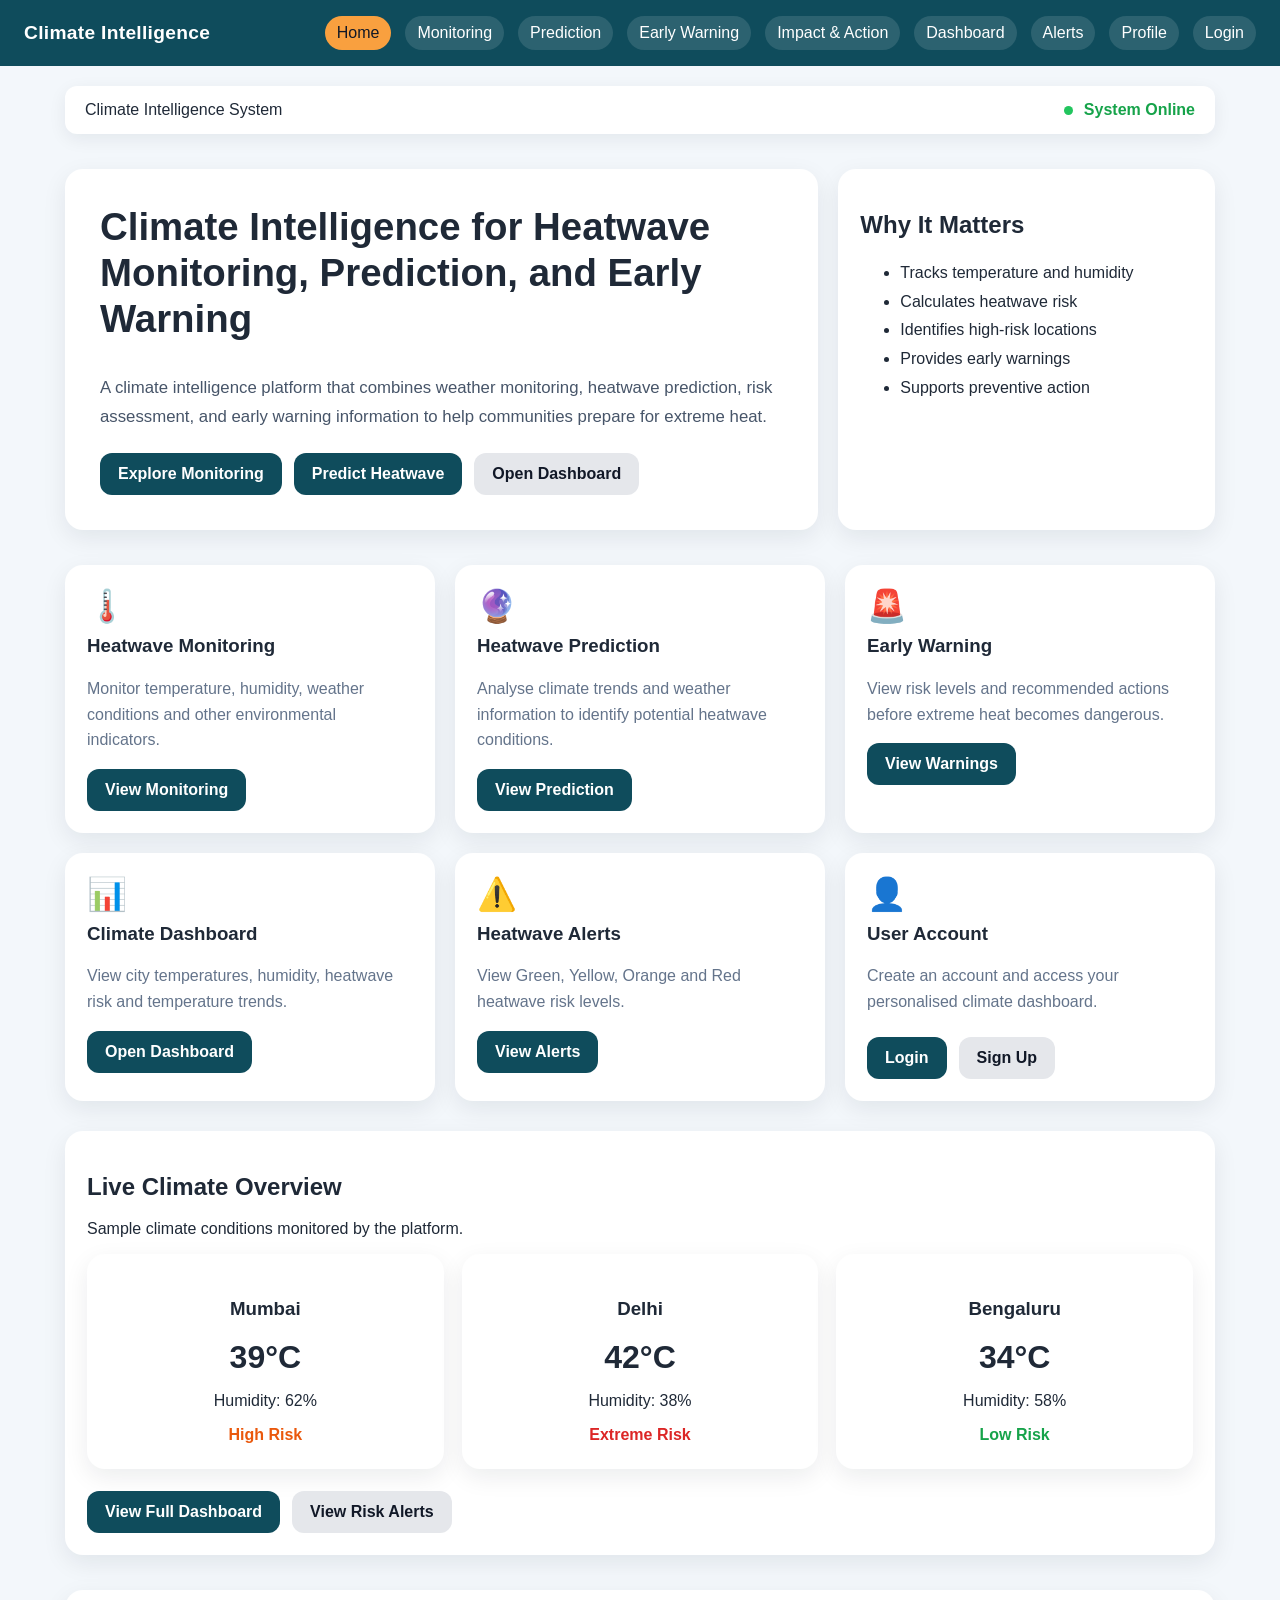
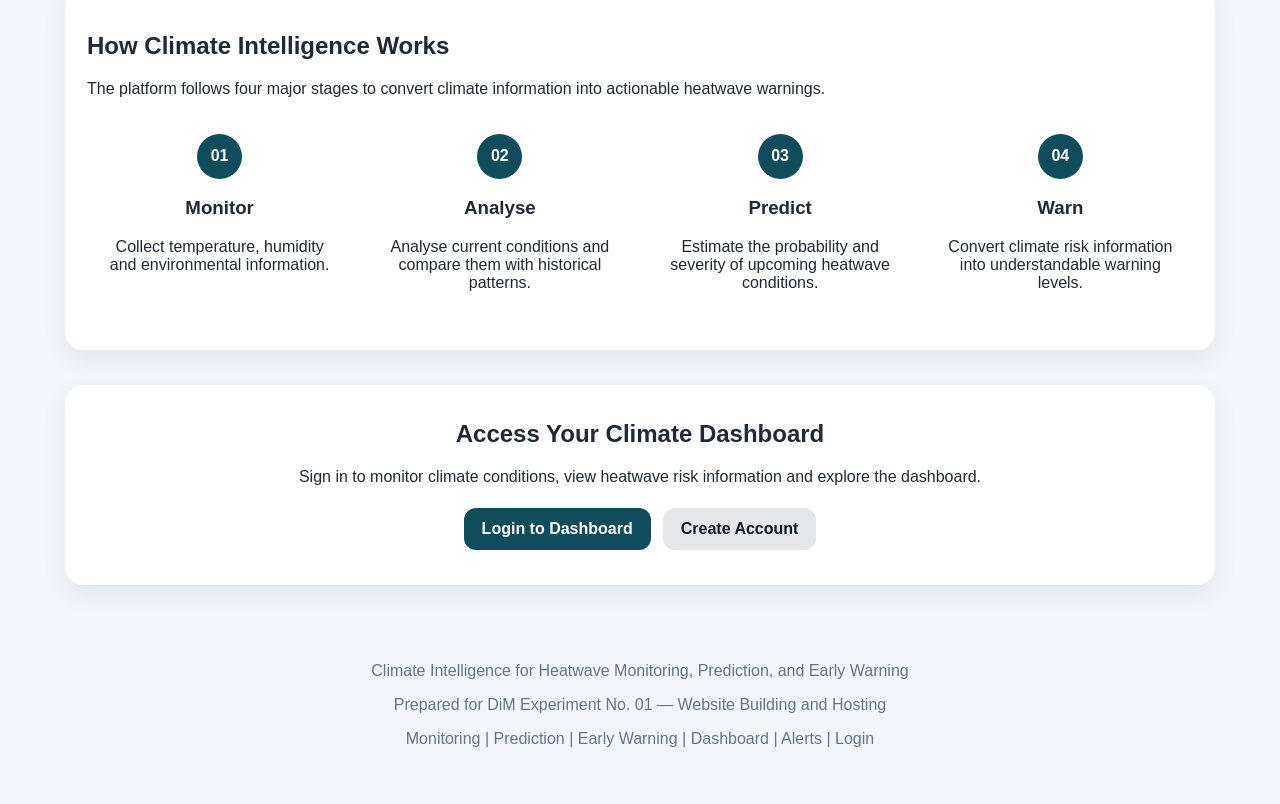
<file: index.html>
<!doctype html>
<html lang="en">
<head>
  <!-- Google tag (gtag.js) -->
<script async src="https://www.googletagmanager.com/gtag/js?id=G-NWBXJ9DFQB"></script>
<script>
  window.dataLayer = window.dataLayer || [];
  function gtag(){dataLayer.push(arguments);}
  gtag('js', new Date());

  gtag('config', 'G-NWBXJ9DFQB');
</script>
  <meta charset="utf-8" />
  <meta name="viewport" content="width=device-width, initial-scale=1" />

  <title>Climate Intelligence | Heatwave Monitoring & Early Warning</title>

  <link rel="stylesheet" href="style.css" />

  <style>
    /* ===== Additional styling for the enhanced homepage ===== */

    .hero {
      display: grid;
      grid-template-columns: 2fr 1fr;
      gap: 20px;
      width: min(1150px, 92vw);
      margin: 35px auto;
    }

    .hero-card {
      padding: 35px;
    }

    .hero-card h1 {
      font-size: 2.4rem;
      line-height: 1.2;
      margin-top: 0;
    }

    .hero-card p {
      font-size: 1.05rem;
      line-height: 1.7;
      color: #475569;
    }

    .cta-row {
      display: flex;
      flex-wrap: wrap;
      gap: 12px;
      margin-top: 22px;
    }

    .feature-grid {
      width: min(1150px, 92vw);
      margin: 25px auto;
      display: grid;
      grid-template-columns: repeat(3, 1fr);
      gap: 20px;
    }

    .feature-card {
      transition: transform 0.2s ease, box-shadow 0.2s ease;
    }

    .feature-card:hover {
      transform: translateY(-4px);
      box-shadow: 0 12px 30px rgba(15, 23, 42, 0.12);
    }

    .feature-card h3 {
      margin-top: 0;
    }

    .feature-card p {
      line-height: 1.6;
      color: #64748b;
    }

    .feature-icon {
      font-size: 2rem;
      margin-bottom: 10px;
    }

    .dashboard-section {
      width: min(1150px, 92vw);
      margin: 30px auto;
    }

    .dashboard-preview {
      display: grid;
      grid-template-columns: repeat(3, 1fr);
      gap: 18px;
    }

    .stat-card {
      text-align: center;
      padding: 25px;
    }

    .stat-card .number {
      font-size: 2rem;
      font-weight: 700;
      display: block;
      margin: 8px 0;
    }

    .risk-high {
      color: #dc2626;
    }

    .risk-medium {
      color: #ea580c;
    }

    .risk-low {
      color: #16a34a;
    }

    .workflow {
      width: min(1150px, 92vw);
      margin: 35px auto;
    }

    .workflow-grid {
      display: grid;
      grid-template-columns: repeat(4, 1fr);
      gap: 15px;
    }

    .workflow-step {
      text-align: center;
      padding: 20px;
    }

    .workflow-number {
      width: 45px;
      height: 45px;
      margin: 0 auto 12px;
      border-radius: 50%;
      background: #0f4c5c;
      color: white;
      display: flex;
      align-items: center;
      justify-content: center;
      font-weight: bold;
    }

    .account-section {
      width: min(1150px, 92vw);
      margin: 35px auto;
    }

    .account-card {
      text-align: center;
      padding: 35px;
    }

    .account-card h2 {
      margin-top: 0;
    }

    .status-bar {
      width: min(1150px, 92vw);
      margin: 20px auto;
      display: flex;
      justify-content: space-between;
      align-items: center;
      background: white;
      padding: 15px 20px;
      border-radius: 12px;
      box-shadow: 0 5px 18px rgba(15, 23, 42, 0.07);
    }

    .online-status {
      color: #16a34a;
      font-weight: 700;
    }

    .online-dot {
      display: inline-block;
      width: 9px;
      height: 9px;
      border-radius: 50%;
      background: #22c55e;
      margin-right: 6px;
    }

    @media (max-width: 900px) {

      .hero {
        grid-template-columns: 1fr;
      }

      .feature-grid {
        grid-template-columns: 1fr 1fr;
      }

      .workflow-grid {
        grid-template-columns: 1fr 1fr;
      }

      .dashboard-preview {
        grid-template-columns: 1fr;
      }
    }

    @media (max-width: 600px) {

      .feature-grid,
      .workflow-grid {
        grid-template-columns: 1fr;
      }

      .hero-card h1 {
        font-size: 1.8rem;
      }

      .status-bar {
        flex-direction: column;
        gap: 8px;
      }
    }
  </style>
</head>

<body>

  <!-- =========================================================
       NAVIGATION
  ========================================================== -->

  <header class="topbar">

    <div class="brand" id="siteLogo">
      Climate Intelligence
    </div>

    <nav id="mainNavigation">

      <a href="index.html"
         class="active"
         id="homeLink">
        Home
      </a>

      <a href="monitoring.html"
         id="monitoringLink">
        Monitoring
      </a>

      <a href="prediction.html"
         id="predictionLink">
        Prediction
      </a>

      <a href="warning.html"
         id="warningLink">
        Early Warning
      </a>

      <a href="impact.html"
         id="impactLink">
        Impact & Action
      </a>

      <a href="dashboard.html"
         id="dashboardLink">
        Dashboard
      </a>

      <a href="alerts.html"
         id="alertsLink">
        Alerts
      </a>

      <a href="profile.html"
         id="profileLink">
        Profile
      </a>

      <a href="login.html"
         id="loginLink">
        Login
      </a>

    </nav>

  </header>


  <!-- =========================================================
       SYSTEM STATUS
  ========================================================== -->

  <section class="status-bar" id="systemStatus">

    <span>
      Climate Intelligence System
    </span>

    <span class="online-status" id="systemOnlineStatus">
      <span class="online-dot"></span>
      System Online
    </span>

  </section>


  <!-- =========================================================
       HERO SECTION
  ========================================================== -->

  <main class="hero">

    <section class="card hero-card">

      <h1 id="heroTitle">
        Climate Intelligence for Heatwave Monitoring,
        Prediction, and Early Warning
      </h1>

      <p id="heroDescription">

        A climate intelligence platform that combines
        weather monitoring, heatwave prediction,
        risk assessment, and early warning information
        to help communities prepare for extreme heat.

      </p>

      <div class="cta-row">

        <a
          href="monitoring.html"
          class="btn"
          id="exploreMonitoringBtn">

          Explore Monitoring

        </a>

        <a
          href="prediction.html"
          class="btn"
          id="predictHeatwaveBtn">

          Predict Heatwave

        </a>

        <a
          href="dashboard.html"
          class="btn secondary"
          id="openDashboardBtn">

          Open Dashboard

        </a>

      </div>

    </section>


    <!-- WHY IT MATTERS -->

    <aside class="card stats" id="whyItMatters">

      <h2>
        Why It Matters
      </h2>

      <ul>

        <li>
          Tracks temperature and humidity
        </li>

        <li>
          Calculates heatwave risk
        </li>

        <li>
          Identifies high-risk locations
        </li>

        <li>
          Provides early warnings
        </li>

        <li>
          Supports preventive action
        </li>

      </ul>

    </aside>

  </main>


  <!-- =========================================================
       MAIN FEATURES
  ========================================================== -->

  <section class="feature-grid">


    <!-- MONITORING -->

    <article class="card feature-card"
             id="monitoringFeature">

      <div class="feature-icon">
        🌡️
      </div>

      <h3>
        Heatwave Monitoring
      </h3>

      <p>
        Monitor temperature, humidity, weather
        conditions and other environmental
        indicators.
      </p>

      <a
        href="monitoring.html"
        class="btn"
        id="monitoringFeatureBtn">

        View Monitoring

      </a>

    </article>


    <!-- PREDICTION -->

    <article class="card feature-card"
             id="predictionFeature">

      <div class="feature-icon">
        🔮
      </div>

      <h3>
        Heatwave Prediction
      </h3>

      <p>
        Analyse climate trends and weather
        information to identify potential
        heatwave conditions.
      </p>

      <a
        href="prediction.html"
        class="btn"
        id="predictionFeatureBtn">

        View Prediction

      </a>

    </article>


    <!-- EARLY WARNING -->

    <article class="card feature-card"
             id="warningFeature">

      <div class="feature-icon">
        🚨
      </div>

      <h3>
        Early Warning
      </h3>

      <p>
        View risk levels and recommended
        actions before extreme heat becomes
        dangerous.
      </p>

      <a
        href="warning.html"
        class="btn"
        id="warningFeatureBtn">

        View Warnings

      </a>

    </article>


    <!-- DASHBOARD -->

    <article class="card feature-card"
             id="dashboardFeature">

      <div class="feature-icon">
        📊
      </div>

      <h3>
        Climate Dashboard
      </h3>

      <p>
        View city temperatures, humidity,
        heatwave risk and temperature trends.
      </p>

      <a
        href="dashboard.html"
        class="btn"
        id="dashboardFeatureBtn">

        Open Dashboard

      </a>

    </article>


    <!-- ALERTS -->

    <article class="card feature-card"
             id="alertsFeature">

      <div class="feature-icon">
        ⚠️
      </div>

      <h3>
        Heatwave Alerts
      </h3>

      <p>
        View Green, Yellow, Orange and Red
        heatwave risk levels.
      </p>

      <a
        href="alerts.html"
        class="btn"
        id="alertsFeatureBtn">

        View Alerts

      </a>

    </article>


    <!-- USER ACCOUNT -->

    <article class="card feature-card"
             id="accountFeature">

      <div class="feature-icon">
        👤
      </div>

      <h3>
        User Account
      </h3>

      <p>
        Create an account and access your
        personalised climate dashboard.
      </p>

      <div class="cta-row">

        <a
          href="login.html"
          class="btn"
          id="loginFeatureBtn">

          Login

        </a>

        <a
          href="signup.html"
          class="btn secondary"
          id="signupFeatureBtn">

          Sign Up

        </a>

      </div>

    </article>

  </section>


  <!-- =========================================================
       DASHBOARD PREVIEW
  ========================================================== -->

  <section class="dashboard-section">

    <div class="card">

      <h2>
        Live Climate Overview
      </h2>

      <p>
        Sample climate conditions monitored
        by the platform.
      </p>

      <div class="dashboard-preview">


        <article class="card stat-card"
                 id="mumbaiStat">

          <h3>
            Mumbai
          </h3>

          <span class="number">
            39°C
          </span>

          <p>
            Humidity: 62%
          </p>

          <strong class="risk-medium">
            High Risk
          </strong>

        </article>


        <article class="card stat-card"
                 id="delhiStat">

          <h3>
            Delhi
          </h3>

          <span class="number">
            42°C
          </span>

          <p>
            Humidity: 38%
          </p>

          <strong class="risk-high">
            Extreme Risk
          </strong>

        </article>


        <article class="card stat-card"
                 id="bengaluruStat">

          <h3>
            Bengaluru
          </h3>

          <span class="number">
            34°C
          </span>

          <p>
            Humidity: 58%
          </p>

          <strong class="risk-low">
            Low Risk
          </strong>

        </article>


      </div>

      <div class="cta-row">

        <a
          href="dashboard.html"
          class="btn"
          id="fullDashboardBtn">

          View Full Dashboard

        </a>

        <a
          href="alerts.html"
          class="btn secondary"
          id="viewAlertsBtn">

          View Risk Alerts

        </a>

      </div>

    </div>

  </section>


  <!-- =========================================================
       HOW IT WORKS
  ========================================================== -->

  <section class="workflow">

    <div class="card">

      <h2>
        How Climate Intelligence Works
      </h2>

      <p>
        The platform follows four major stages
        to convert climate information into
        actionable heatwave warnings.
      </p>

      <div class="workflow-grid">


        <article class="workflow-step"
                 id="monitorStep">

          <div class="workflow-number">
            01
          </div>

          <h3>
            Monitor
          </h3>

          <p>
            Collect temperature, humidity and
            environmental information.
          </p>

        </article>


        <article class="workflow-step"
                 id="analyseStep">

          <div class="workflow-number">
            02
          </div>

          <h3>
            Analyse
          </h3>

          <p>
            Analyse current conditions and
            compare them with historical patterns.
          </p>

        </article>


        <article class="workflow-step"
                 id="predictStep">

          <div class="workflow-number">
            03
          </div>

          <h3>
            Predict
          </h3>

          <p>
            Estimate the probability and severity
            of upcoming heatwave conditions.
          </p>

        </article>


        <article class="workflow-step"
                 id="warnStep">

          <div class="workflow-number">
            04
          </div>

          <h3>
            Warn
          </h3>

          <p>
            Convert climate risk information
            into understandable warning levels.
          </p>

        </article>


      </div>

    </div>

  </section>


  <!-- =========================================================
       ACCOUNT CTA
  ========================================================== -->

  <section class="account-section">

    <div class="card account-card">

      <h2>
        Access Your Climate Dashboard
      </h2>

      <p>
        Sign in to monitor climate conditions,
        view heatwave risk information and
        explore the dashboard.
      </p>

      <div class="cta-row"
           style="justify-content:center;">

        <a
          href="login.html"
          class="btn"
          id="loginDashboardBtn">

          Login to Dashboard

        </a>

        <a
          href="signup.html"
          class="btn secondary"
          id="createAccountBtn">

          Create Account

        </a>

      </div>

    </div>

  </section>


  <!-- =========================================================
       FOOTER
  ========================================================== -->

  <footer class="footer">

    <p>
      Climate Intelligence for Heatwave Monitoring,
      Prediction, and Early Warning
    </p>

    <p>
      Prepared for DiM Experiment No. 01 —
      Website Building and Hosting
    </p>

    <p>
      <a href="monitoring.html">
        Monitoring
      </a>
      |
      <a href="prediction.html">
        Prediction
      </a>
      |
      <a href="warning.html">
        Early Warning
      </a>
      |
      <a href="dashboard.html">
        Dashboard
      </a>
      |
      <a href="alerts.html">
        Alerts
      </a>
      |
      <a href="login.html">
        Login
      </a>
    </p>

  </footer>


</body>
</html>
</file>
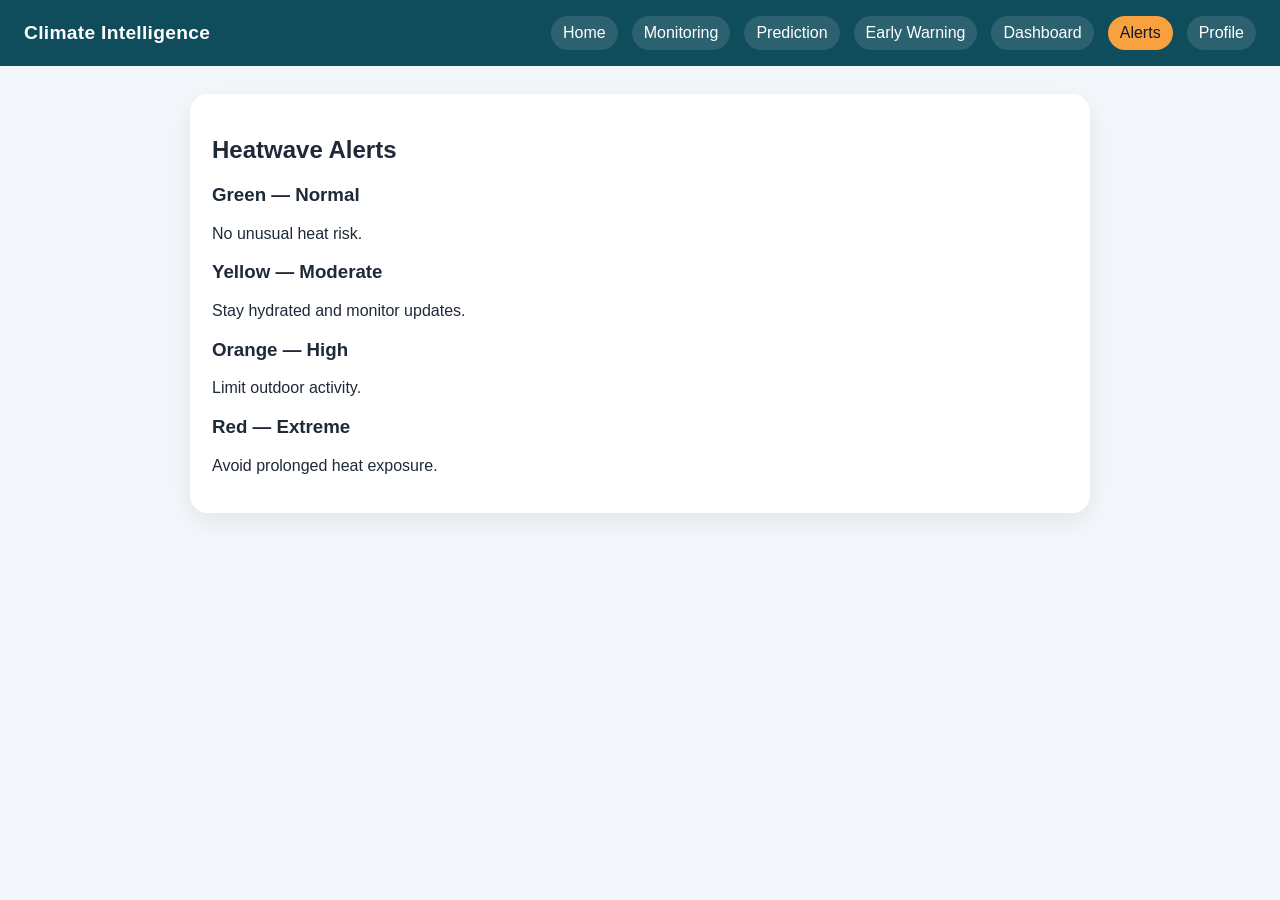
<file: alerts.html>
<!doctype html><html><head><!-- Google tag (gtag.js) -->
<script async src="https://www.googletagmanager.com/gtag/js?id=G-NWBXJ9DFQB"></script>
<script>
  window.dataLayer = window.dataLayer || [];
  function gtag(){dataLayer.push(arguments);}
  gtag('js', new Date());

  gtag('config', 'G-NWBXJ9DFQB');
</script><meta charset="utf-8"><meta name="viewport" content="width=device-width,initial-scale=1"><title>Alerts | Climate Intelligence</title><link rel="stylesheet" href="style.css"></head><body>
<header class="topbar"><div class="brand">Climate Intelligence</div><nav><a href="index.html">Home</a><a href="monitoring.html">Monitoring</a><a href="prediction.html">Prediction</a><a href="warning.html">Early Warning</a><a href="dashboard.html">Dashboard</a><a class="active" href="alerts.html">Alerts</a><a href="profile.html">Profile</a></nav></header>
<main class="content"><section class="card"><h1>Heatwave Alerts</h1><div class="alert-box green"><h3>Green — Normal</h3><p>No unusual heat risk.</p></div><div class="alert-box yellow"><h3>Yellow — Moderate</h3><p>Stay hydrated and monitor updates.</p></div><div class="alert-box orange"><h3>Orange — High</h3><p>Limit outdoor activity.</p></div><div class="alert-box red"><h3>Red — Extreme</h3><p>Avoid prolonged heat exposure.</p></div></section></main></body></html>
</file>
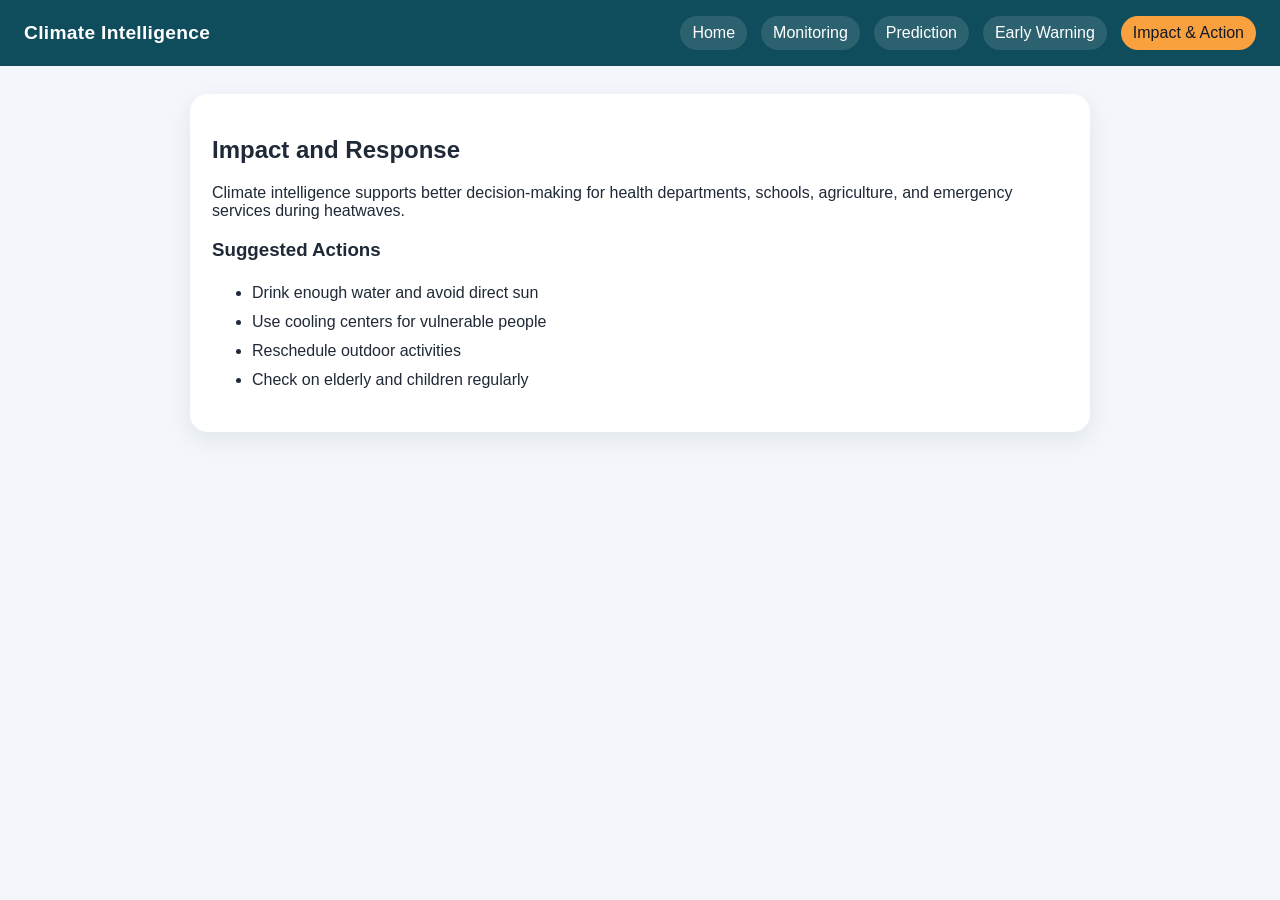
<file: impact.html>
<!doctype html>
<html lang="en">
<head>
  <!-- Google tag (gtag.js) -->
<script async src="https://www.googletagmanager.com/gtag/js?id=G-NWBXJ9DFQB"></script>
<script>
  window.dataLayer = window.dataLayer || [];
  function gtag(){dataLayer.push(arguments);}
  gtag('js', new Date());

  gtag('config', 'G-NWBXJ9DFQB');
</script>
  <meta charset="utf-8" />
  <meta name="viewport" content="width=device-width, initial-scale=1" />
  <title>Impact & Action | Climate Intelligence</title>
  <link rel="stylesheet" href="style.css" />
</head>
<body>
  <header class="topbar">
    <div class="brand">Climate Intelligence</div>
    <nav>
      <a href="index.html">Home</a>
      <a href="monitoring.html">Monitoring</a>
      <a href="prediction.html">Prediction</a>
      <a href="warning.html">Early Warning</a>
      <a href="impact.html" class="active">Impact & Action</a>
    </nav>
  </header>

  <main class="content">
    <section class="card">
      <h1>Impact and Response</h1>
      <p>
        Climate intelligence supports better decision-making for health departments, schools,
        agriculture, and emergency services during heatwaves.
      </p>
      <h3>Suggested Actions</h3>
      <ul>
        <li>Drink enough water and avoid direct sun</li>
        <li>Use cooling centers for vulnerable people</li>
        <li>Reschedule outdoor activities</li>
        <li>Check on elderly and children regularly</li>
      </ul>
    </section>
  </main>
</body>
</html>
</file>
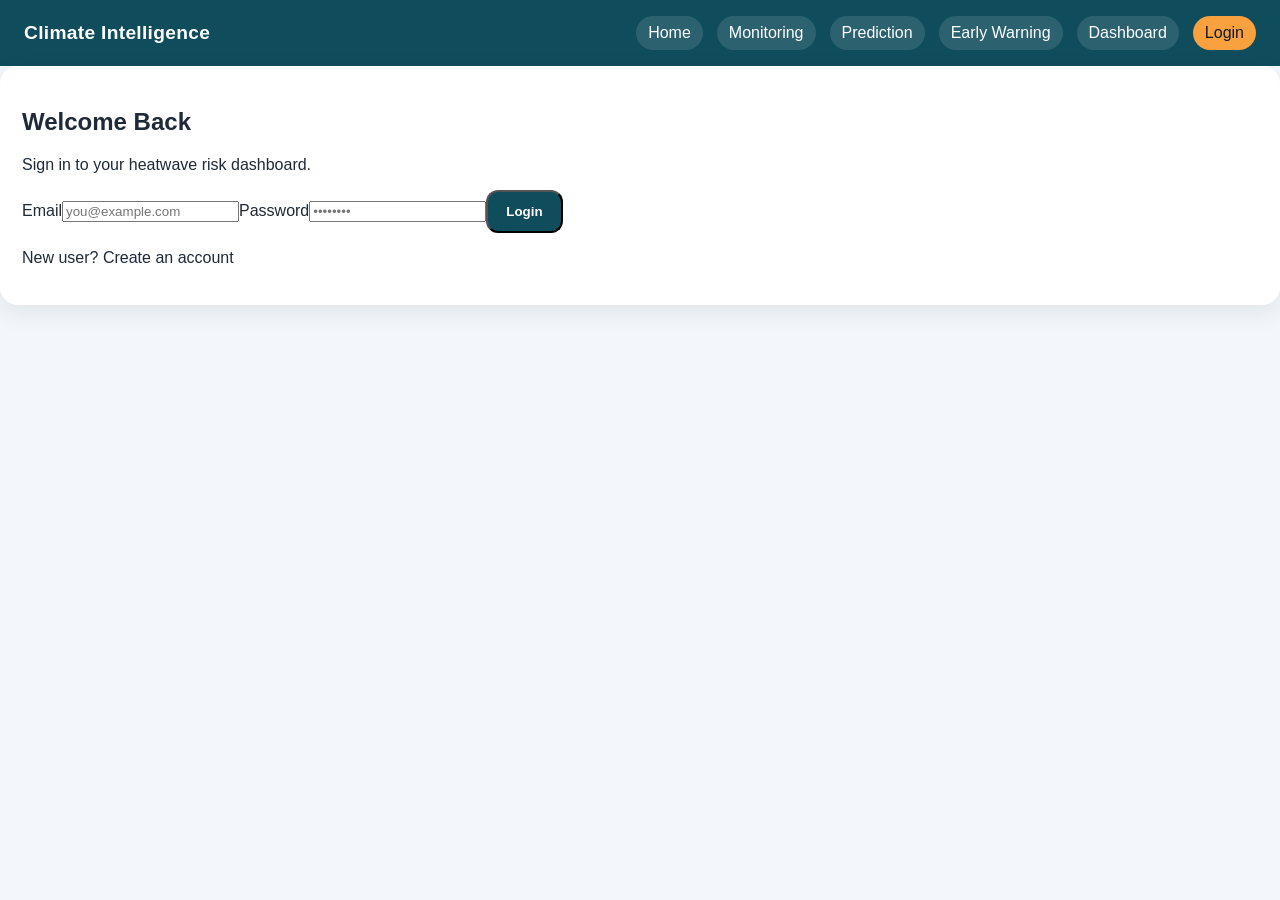
<file: login.html>
<!doctype html><html><head>
  <!-- Google tag (gtag.js) -->
<script async src="https://www.googletagmanager.com/gtag/js?id=G-NWBXJ9DFQB"></script>
<script>
  window.dataLayer = window.dataLayer || [];
  function gtag(){dataLayer.push(arguments);}
  gtag('js', new Date());

  gtag('config', 'G-NWBXJ9DFQB');
</script><meta charset="utf-8"><meta name="viewport" content="width=device-width,initial-scale=1"><title>Login | Climate Intelligence</title><link rel="stylesheet" href="style.css"></head><body>
<header class="topbar"><div class="brand">Climate Intelligence</div><nav><a href="index.html">Home</a><a href="monitoring.html">Monitoring</a><a href="prediction.html">Prediction</a><a href="warning.html">Early Warning</a><a href="dashboard.html">Dashboard</a><a class="active" href="login.html">Login</a></nav></header>
<main class="auth-wrap"><section class="card auth-card"><h1>Welcome Back</h1><p>Sign in to your heatwave risk dashboard.</p><form id="loginForm"><label>Email</label><input id="loginEmail" type="email" required placeholder="you@example.com"><label>Password</label><input id="loginPassword" type="password" required placeholder="••••••••"><button id="loginBtn" class="btn" type="submit">Login</button><p id="loginError" class="form-message error" hidden></p></form><p class="small">New user? <a href="signup.html">Create an account</a></p></section></main><script src="auth.js"></script><script src="login.js"></script></body></html>
</file>
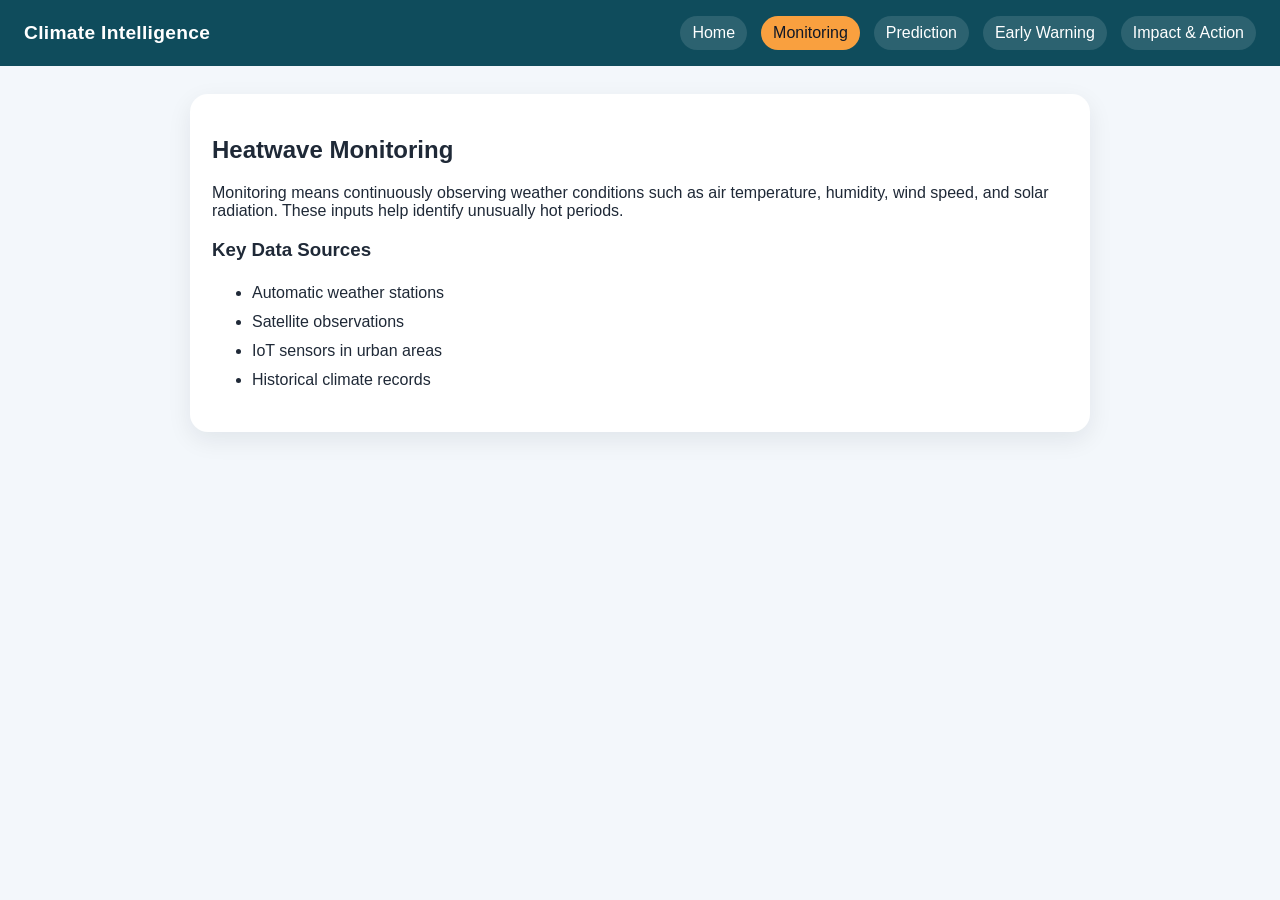
<file: monitoring.html>
<!doctype html>
<html lang="en">
<head>
  <!-- Google tag (gtag.js) -->
<script async src="https://www.googletagmanager.com/gtag/js?id=G-NWBXJ9DFQB"></script>
<script>
  window.dataLayer = window.dataLayer || [];
  function gtag(){dataLayer.push(arguments);}
  gtag('js', new Date());

  gtag('config', 'G-NWBXJ9DFQB');
</script>
  <meta charset="utf-8" />
  <meta name="viewport" content="width=device-width, initial-scale=1" />
  <title>Monitoring | Climate Intelligence</title>
  <link rel="stylesheet" href="style.css" />
</head>
<body>
  <header class="topbar">
    <div class="brand">Climate Intelligence</div>
    <nav>
      <a href="index.html">Home</a>
      <a href="monitoring.html" class="active">Monitoring</a>
      <a href="prediction.html">Prediction</a>
      <a href="warning.html">Early Warning</a>
      <a href="impact.html">Impact & Action</a>
    </nav>
  </header>

  <main class="content">
    <section class="card">
      <h1>Heatwave Monitoring</h1>
      <p>
        Monitoring means continuously observing weather conditions such as air temperature,
        humidity, wind speed, and solar radiation. These inputs help identify unusually hot periods.
      </p>
      <h3>Key Data Sources</h3>
      <ul>
        <li>Automatic weather stations</li>
        <li>Satellite observations</li>
        <li>IoT sensors in urban areas</li>
        <li>Historical climate records</li>
      </ul>
    </section>
  </main>
</body>
</html>
</file>
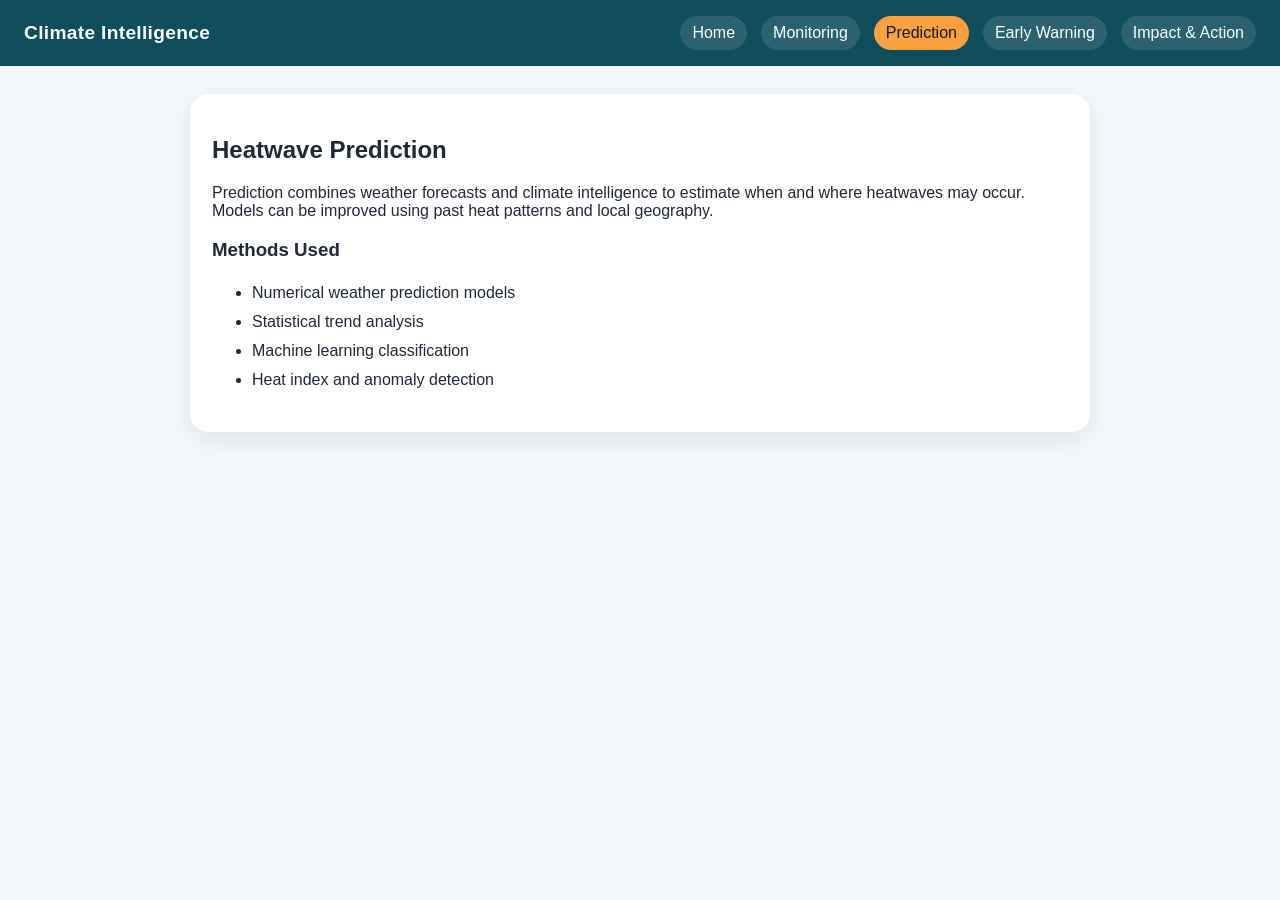
<file: prediction.html>
<!doctype html>
<html lang="en">
<head>
  <!-- Google tag (gtag.js) -->
<script async src="https://www.googletagmanager.com/gtag/js?id=G-NWBXJ9DFQB"></script>
<script>
  window.dataLayer = window.dataLayer || [];
  function gtag(){dataLayer.push(arguments);}
  gtag('js', new Date());

  gtag('config', 'G-NWBXJ9DFQB');
</script>
  <meta charset="utf-8" />
  <meta name="viewport" content="width=device-width, initial-scale=1" />
  <title>Prediction | Climate Intelligence</title>
  <link rel="stylesheet" href="style.css" />
</head>
<body>
  <header class="topbar">
    <div class="brand">Climate Intelligence</div>
    <nav>
      <a href="index.html">Home</a>
      <a href="monitoring.html">Monitoring</a>
      <a href="prediction.html" class="active">Prediction</a>
      <a href="warning.html">Early Warning</a>
      <a href="impact.html">Impact & Action</a>
    </nav>
  </header>

  <main class="content">
    <section class="card">
      <h1>Heatwave Prediction</h1>
      <p>
        Prediction combines weather forecasts and climate intelligence to estimate when and where
        heatwaves may occur. Models can be improved using past heat patterns and local geography.
      </p>
      <h3>Methods Used</h3>
      <ul>
        <li>Numerical weather prediction models</li>
        <li>Statistical trend analysis</li>
        <li>Machine learning classification</li>
        <li>Heat index and anomaly detection</li>
      </ul>
    </section>
  </main>
</body>
</html>
</file>
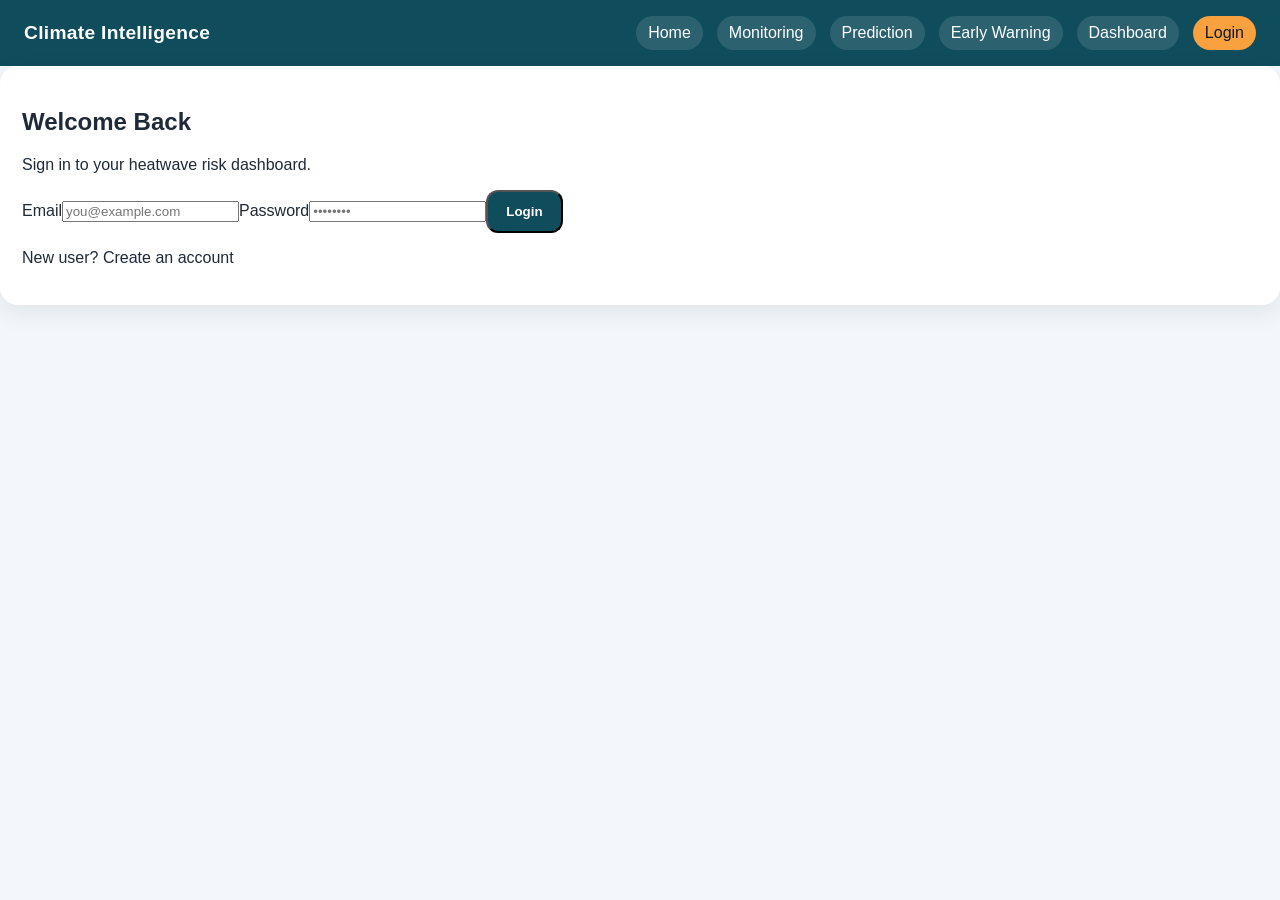
<file: profile.html>
<!doctype html><html><head><!-- Google tag (gtag.js) -->
<script async src="https://www.googletagmanager.com/gtag/js?id=G-NWBXJ9DFQB"></script>
<script>
  window.dataLayer = window.dataLayer || [];
  function gtag(){dataLayer.push(arguments);}
  gtag('js', new Date());

  gtag('config', 'G-NWBXJ9DFQB');
</script>
  <meta charset="utf-8"><meta name="viewport" content="width=device-width,initial-scale=1"><title>Profile | Climate Intelligence</title><link rel="stylesheet" href="style.css"></head><body>
<header class="topbar"><div class="brand">Climate Intelligence</div><nav><a href="index.html">Home</a><a href="monitoring.html">Monitoring</a><a href="prediction.html">Prediction</a><a href="warning.html">Early Warning</a><a href="dashboard.html">Dashboard</a><a href="alerts.html">Alerts</a><a class="active" href="profile.html">Profile</a></nav></header>
<main class="content"><section class="card"><h1>User Profile</h1><h2 data-user-name>Guest</h2><p>Email: <span data-user-email>Not available</span></p><p>This profile demonstrates authenticated UI for Katalon testing.</p><button id="logoutBtn" class="btn" onclick="logout()">Logout</button></section></main><script src="auth.js"></script><script>requireAuth()</script></body></html>
</file>
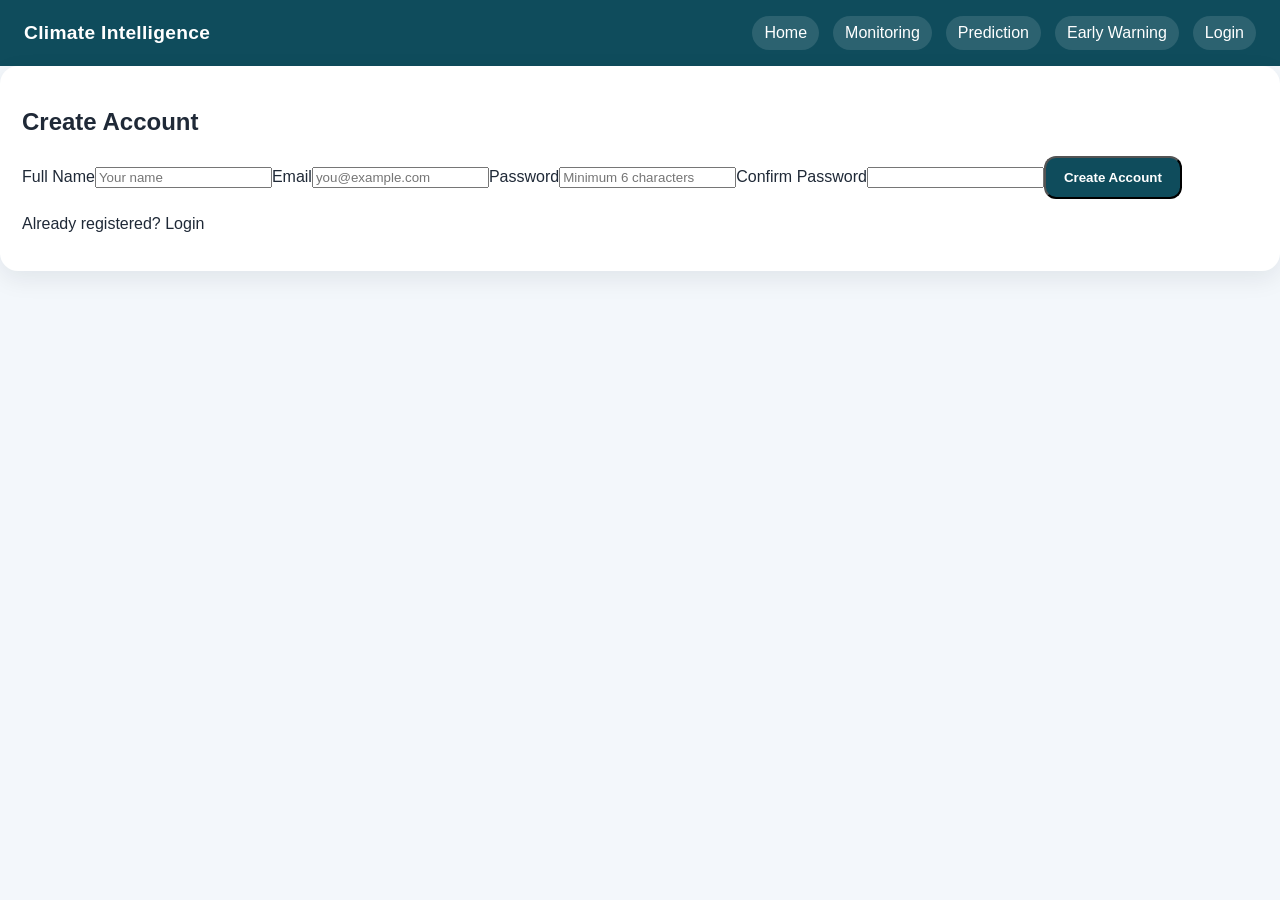
<file: signup.html>
<!doctype html><html><head><!-- Google tag (gtag.js) -->
<script async src="https://www.googletagmanager.com/gtag/js?id=G-NWBXJ9DFQB"></script>
<script>
  window.dataLayer = window.dataLayer || [];
  function gtag(){dataLayer.push(arguments);}
  gtag('js', new Date());

  gtag('config', 'G-NWBXJ9DFQB');
</script><meta charset="utf-8"><meta name="viewport" content="width=device-width,initial-scale=1"><title>Sign Up | Climate Intelligence</title><link rel="stylesheet" href="style.css"></head><body>
<header class="topbar"><div class="brand">Climate Intelligence</div><nav><a href="index.html">Home</a><a href="monitoring.html">Monitoring</a><a href="prediction.html">Prediction</a><a href="warning.html">Early Warning</a><a href="login.html">Login</a></nav></header>
<main class="auth-wrap"><section class="card auth-card"><h1>Create Account</h1><form id="signupForm"><label>Full Name</label><input id="signupName" required placeholder="Your name"><label>Email</label><input id="signupEmail" type="email" required placeholder="you@example.com"><label>Password</label><input id="signupPassword" type="password" required placeholder="Minimum 6 characters"><label>Confirm Password</label><input id="signupConfirm" type="password" required><button id="signupBtn" class="btn" type="submit">Create Account</button><p id="signupMessage" class="form-message success" hidden></p></form><p class="small">Already registered? <a href="login.html">Login</a></p></section></main><script src="auth.js"></script><script src="signup.js"></script></body></html>
</file>
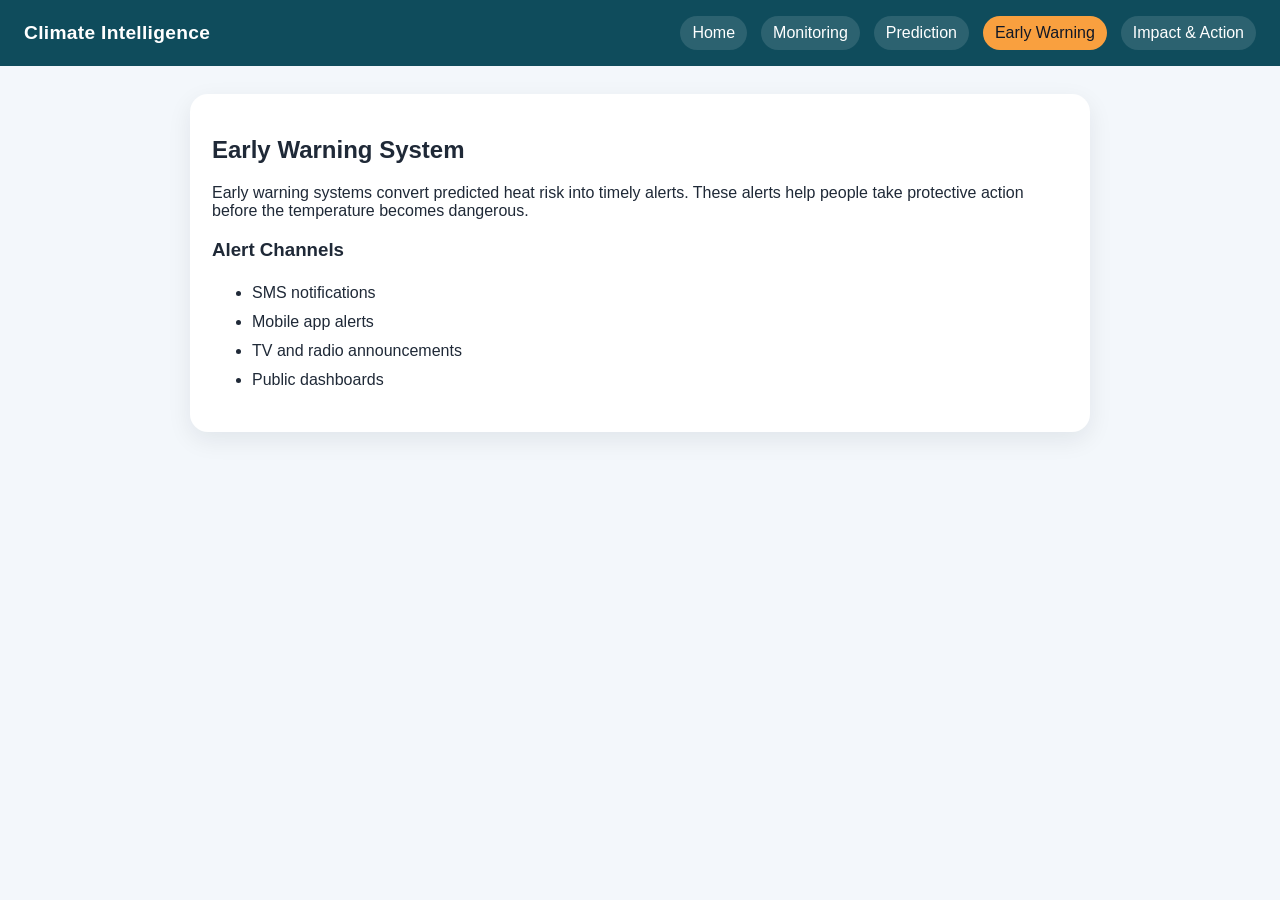
<file: warning.html>
<!doctype html>
<html lang="en">
<head>
  <!-- Google tag (gtag.js) -->
<script async src="https://www.googletagmanager.com/gtag/js?id=G-NWBXJ9DFQB"></script>
<script>
  window.dataLayer = window.dataLayer || [];
  function gtag(){dataLayer.push(arguments);}
  gtag('js', new Date());

  gtag('config', 'G-NWBXJ9DFQB');
</script>
  <meta charset="utf-8" />
  <meta name="viewport" content="width=device-width, initial-scale=1" />
  <title>Early Warning | Climate Intelligence</title>
  <link rel="stylesheet" href="style.css" />
</head>
<body>
  <header class="topbar">
    <div class="brand">Climate Intelligence</div>
    <nav>
      <a href="index.html">Home</a>
      <a href="monitoring.html">Monitoring</a>
      <a href="prediction.html">Prediction</a>
      <a href="warning.html" class="active">Early Warning</a>
      <a href="impact.html">Impact & Action</a>
    </nav>
  </header>

  <main class="content">
    <section class="card">
      <h1>Early Warning System</h1>
      <p>
        Early warning systems convert predicted heat risk into timely alerts. These alerts help
        people take protective action before the temperature becomes dangerous.
      </p>
      <h3>Alert Channels</h3>
      <ul>
        <li>SMS notifications</li>
        <li>Mobile app alerts</li>
        <li>TV and radio announcements</li>
        <li>Public dashboards</li>
      </ul>
    </section>
  </main>
</body>
</html>
</file>
<file: style.css>
* { box-sizing: border-box; }
body {
  margin: 0;
  font-family: Arial, Helvetica, sans-serif;
  background: #f3f7fb;
  color: #1f2937;
}
a { color: inherit; text-decoration: none; }
.topbar {
  display: flex; justify-content: space-between; align-items: center;
  padding: 16px 24px; background: #0f4c5c; color: #fff; flex-wrap: wrap; gap: 12px;
}
.brand { font-size: 1.2rem; font-weight: 700; letter-spacing: .3px; }
nav { display: flex; gap: 14px; flex-wrap: wrap; }
nav a {
  padding: 8px 12px; border-radius: 999px; background: rgba(255,255,255,.12);
}
nav a.active, nav a:hover { background: #f9a03f; color: #111827; }
.hero, .content, .grid {
  width: min(1100px, 92vw);
  margin: 28px auto;
}
.hero { display: grid; grid-template-columns: 2fr 1fr; gap: 18px; align-items: stretch; }
.grid { display: grid; grid-template-columns: repeat(3, 1fr); gap: 18px; }
.card {
  background: white; border-radius: 18px; padding: 22px;
  box-shadow: 0 8px 24px rgba(15, 23, 42, 0.08);
}
.hero-card h1 { font-size: 2.2rem; margin-top: 0; }
.cta-row { display: flex; gap: 12px; flex-wrap: wrap; margin-top: 18px; }
.btn {
  display: inline-block; padding: 12px 18px; border-radius: 12px;
  background: #0f4c5c; color: white; font-weight: 700;
}
.btn.secondary { background: #e5e7eb; color: #111827; }
.stats ul, .card ul { line-height: 1.8; }
.footer { text-align: center; padding: 26px 16px 40px; color: #64748b; }
.content .card { max-width: 900px; margin: 0 auto; }
@media (max-width: 900px) {
  .hero, .grid { grid-template-columns: 1fr; }
}
</file>
